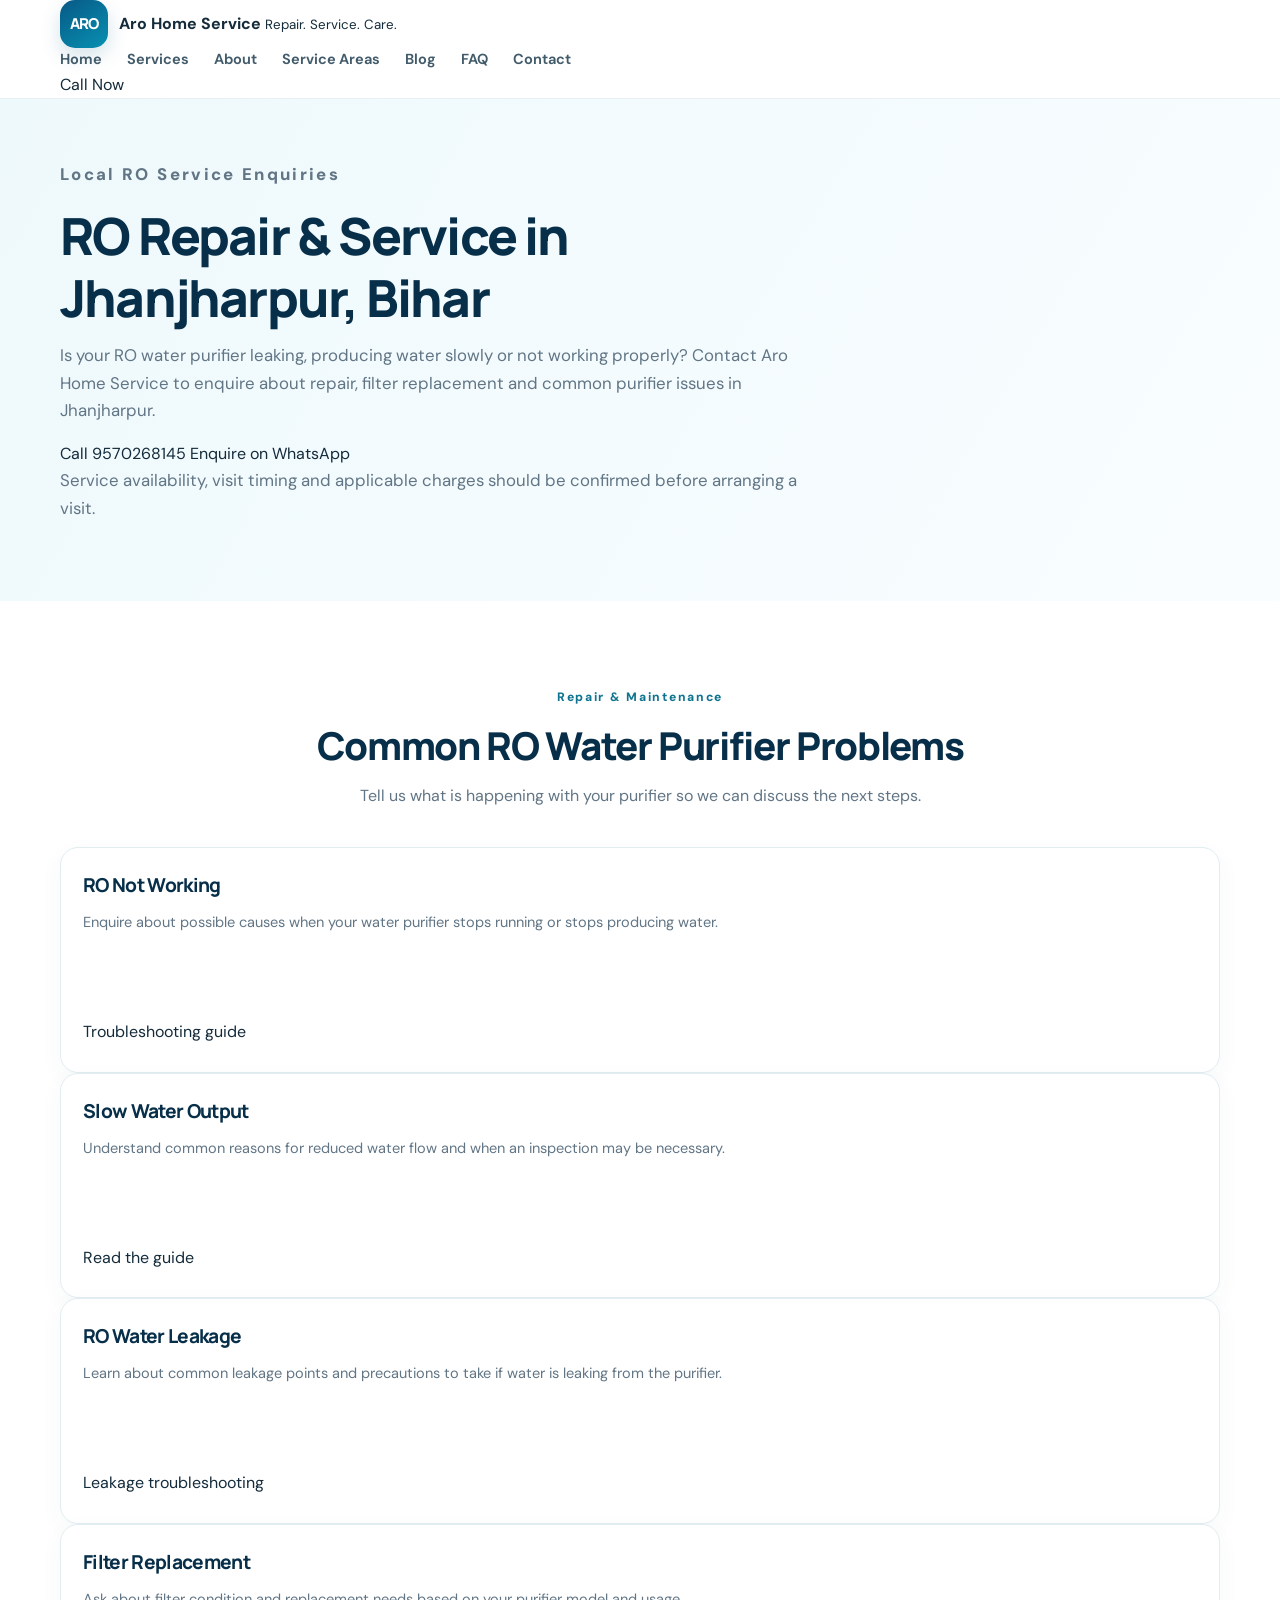
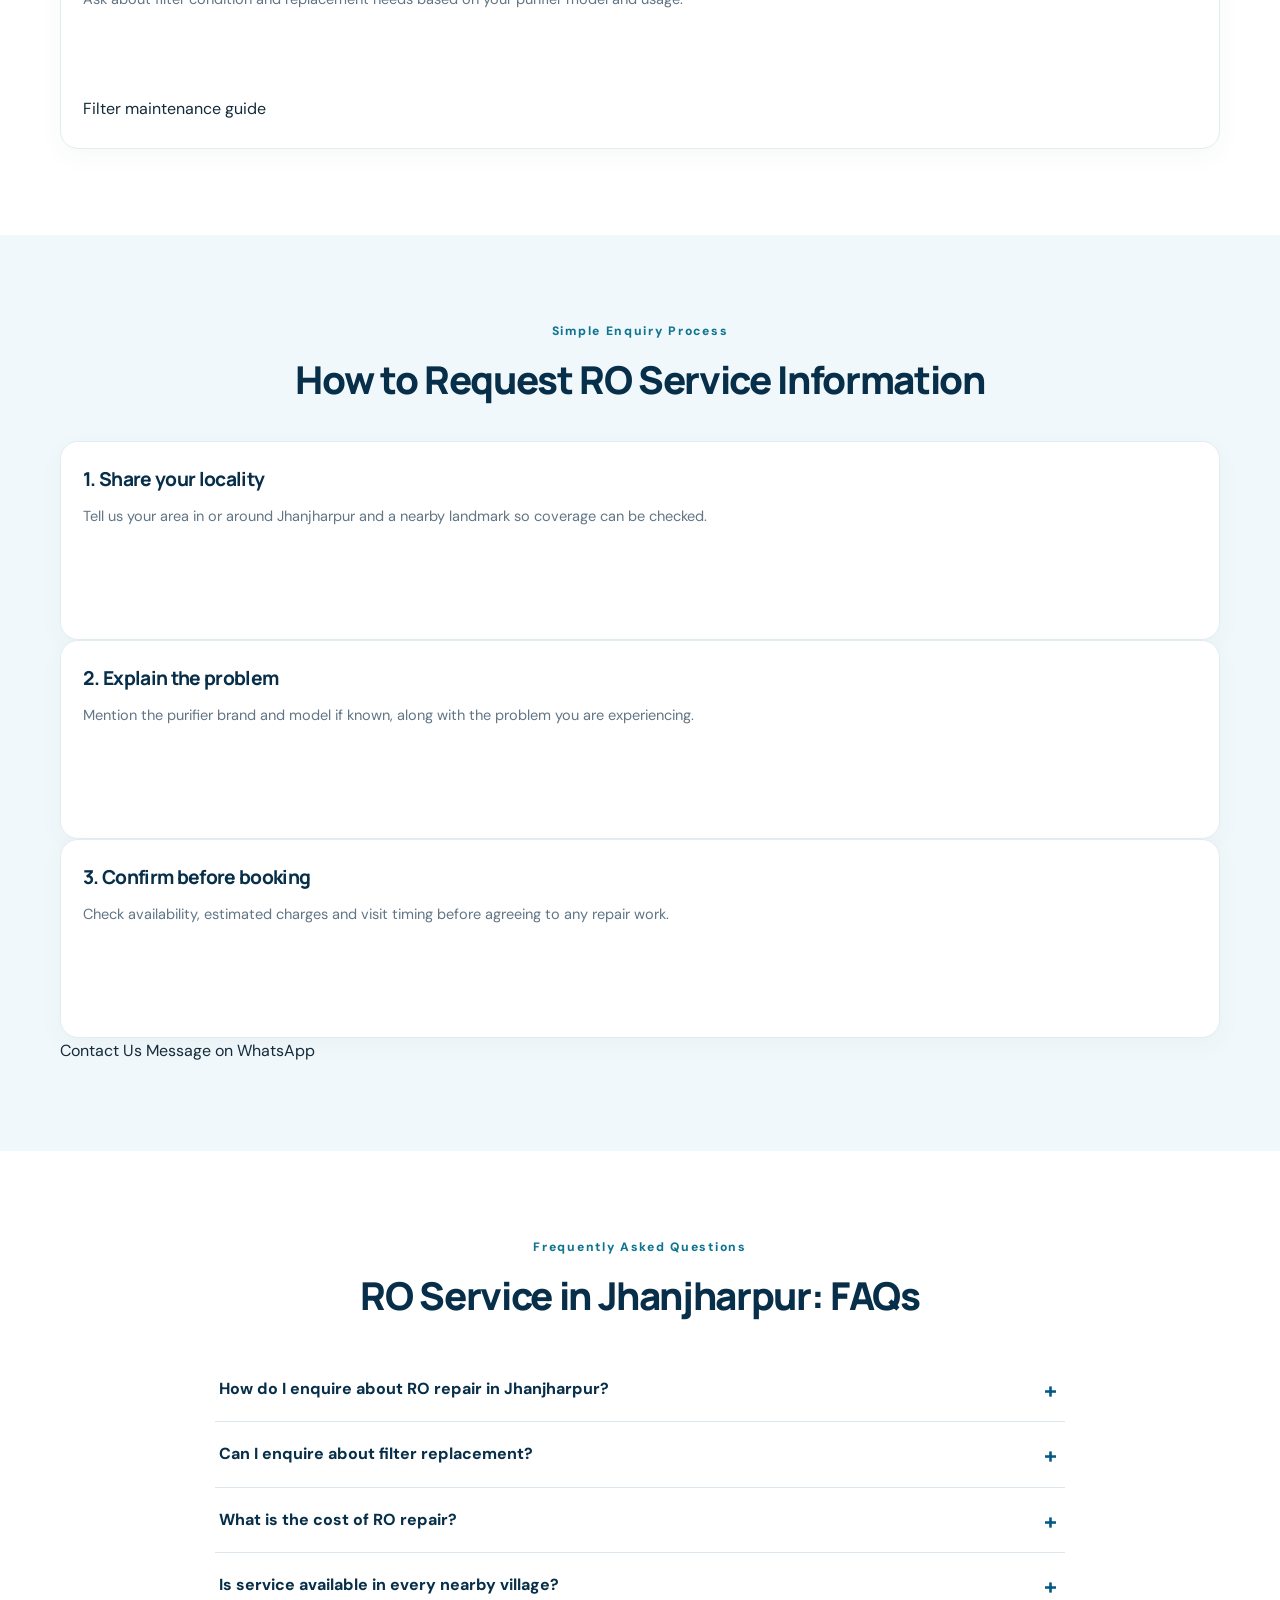
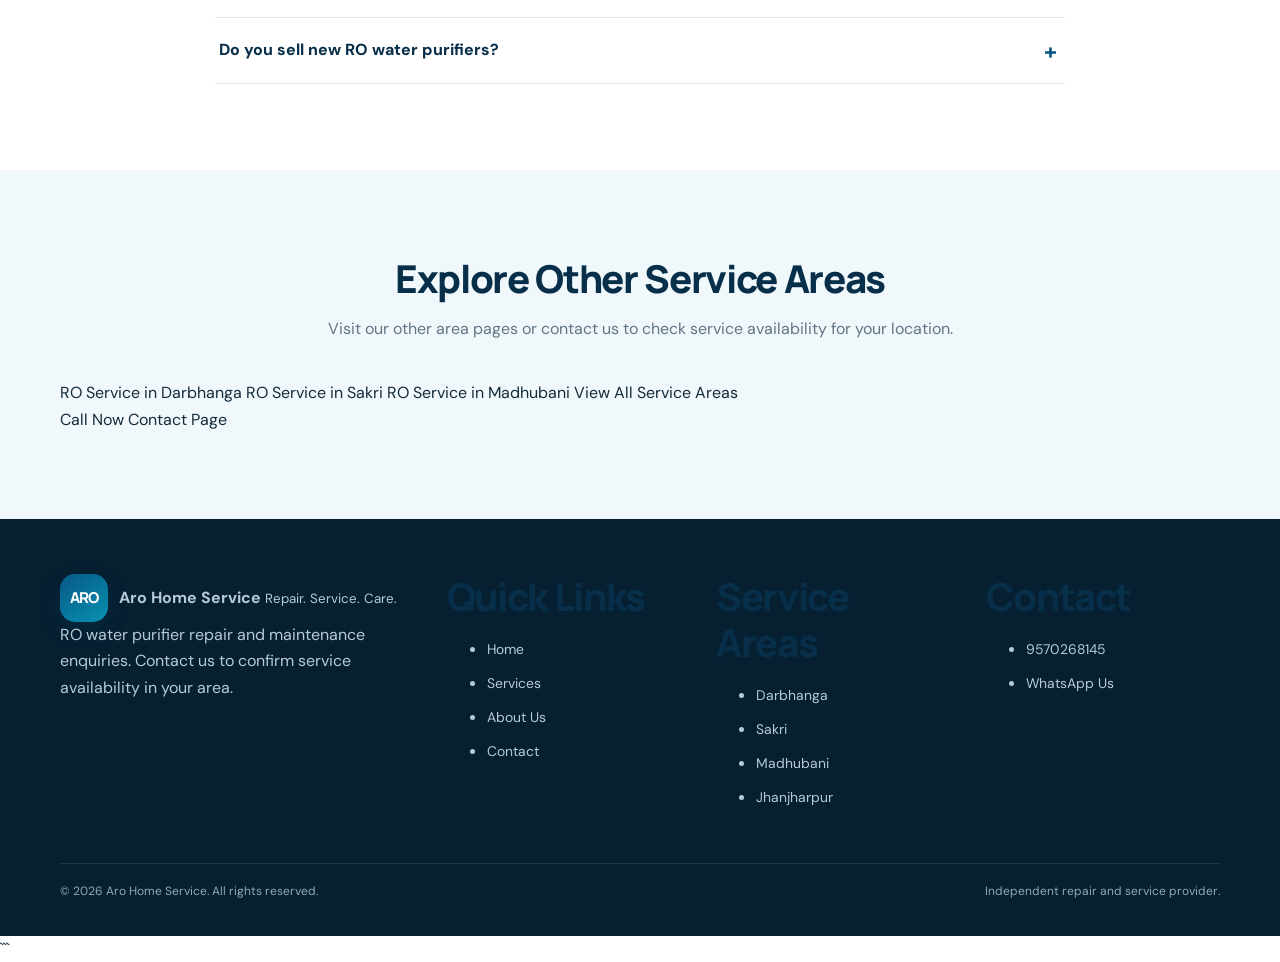
<file: publish/areas/jhanjharpur.html>
<!DOCTYPE html>
<html lang="en">
<head>
  <meta charset="UTF-8">
  <meta name="viewport" content="width=device-width, initial-scale=1.0">
  <meta name="theme-color" content="#075985">

  <title>RO Repair &amp; Service in Jhanjharpur | Aro Home Service</title>
  <meta name="description" content="Need RO water purifier repair in Jhanjharpur, Bihar? Contact Aro Home Service to enquire about RO repair, filter replacement, leakage and low water flow.">
  <meta name="robots" content="index, follow">
  <link rel="canonical" href="https://arohomeservice.com/areas/jhanjharpur.html">
  <link rel="icon" type="image/svg+xml" href="../assets/images/favicon.svg">

  <meta property="og:type" content="website">
  <meta property="og:title" content="RO Repair &amp; Service in Jhanjharpur | Aro Home Service">
  <meta property="og:description" content="Enquire about RO purifier repair and maintenance in Jhanjharpur, Bihar.">
  <meta property="og:url" content="https://arohomeservice.com/areas/jhanjharpur.html">
  <meta property="og:site_name" content="Aro Home Service">

  <script type="application/ld+json">
  {
    "@context": "https://schema.org",
    "@type": "WebPage",
    "name": "RO Repair and Service in Jhanjharpur",
    "description": "Information about enquiring for RO water purifier repair and maintenance in Jhanjharpur, Bihar.",
    "url": "https://arohomeservice.com/areas/jhanjharpur.html",
    "isPartOf": {
      "@type": "WebSite",
      "name": "Aro Home Service",
      "url": "https://arohomeservice.com/"
    },
    "about": {
      "@type": "Service",
      "name": "RO Water Purifier Repair and Maintenance",
      "areaServed": {
        "@type": "City",
        "name": "Jhanjharpur",
        "containedInPlace": {
          "@type": "State",
          "name": "Bihar"
        }
      },
      "provider": {
        "@type": "LocalBusiness",
        "name": "Aro Home Service",
        "url": "https://arohomeservice.com/",
        "telephone": "+91-9570268145"
      }
    }
  }
  </script>

  <link rel="stylesheet" href="../css/style.css">
  <script src="../js/main.js" defer></script>
</head>

<body>
  <a class="skip-link" href="#main-content">Skip to main content</a>

  <header class="site-header">
    <div class="container header-inner">
      <a class="brand" href="../index.html" aria-label="Aro Home Service home">
        <span class="brand-mark" aria-hidden="true">ARO</span>
        <span class="brand-text">
          <strong>Aro Home Service</strong>
          <small>Repair. Service. Care.</small>
        </span>
      </a>

      <button class="menu-toggle"
              type="button"
              aria-label="Open navigation menu"
              aria-expanded="false"
              aria-controls="main-navigation">
        <span></span>
        <span></span>
        <span></span>
      </button>

      <nav class="main-nav" id="main-navigation" aria-label="Main navigation">
        <a href="../index.html">Home</a>
        <a href="../services.html">Services</a>
        <a href="../about.html">About</a>
        <a href="index.html" aria-current="page">Service Areas</a>
        <a href="../blog/index.html">Blog</a>
        <a href="../faq.html">FAQ</a>
        <a href="../contact.html">Contact</a>
      </nav>

      <a class="button button-primary header-cta" href="tel:+919570268145">
        Call Now
      </a>
    </div>
  </header>

  <main id="main-content">
    <section class="page-hero">
      <div class="container content-narrow">
        <p class="eyebrow">Local RO Service Enquiries</p>

        <h1>RO Repair &amp; Service in Jhanjharpur, Bihar</h1>

        <p>
          Is your RO water purifier leaking, producing water slowly
          or not working properly? Contact Aro Home Service to enquire
          about repair, filter replacement and common purifier issues
          in Jhanjharpur.
        </p>

        <div class="button-group">
          <a class="button button-primary" href="tel:+919570268145">
            Call 9570268145
          </a>

          <a class="button button-secondary"
             href="https://wa.me/919570268145?text=Hello%2C%20I%20want%20to%20enquire%20about%20RO%20repair%20in%20Jhanjharpur."
             target="_blank"
             rel="noopener noreferrer">
            Enquire on WhatsApp
          </a>
        </div>

        <p class="small-text">
          Service availability, visit timing and applicable charges
          should be confirmed before arranging a visit.
        </p>
      </div>
    </section>

    <section class="section">
      <div class="container">
        <div class="section-heading">
          <p class="eyebrow">Repair &amp; Maintenance</p>
          <h2>Common RO Water Purifier Problems</h2>
          <p>
            Tell us what is happening with your purifier so we can
            discuss the next steps.
          </p>
        </div>

        <div class="card-grid">
          <article class="service-card">
            <h3>RO Not Working</h3>
            <p>
              Enquire about possible causes when your water purifier
              stops running or stops producing water.
            </p>
            <a href="../blog/ro-not-producing-water.html">
              Troubleshooting guide
            </a>
          </article>

          <article class="service-card">
            <h3>Slow Water Output</h3>
            <p>
              Understand common reasons for reduced water flow
              and when an inspection may be necessary.
            </p>
            <a href="../blog/ro-water-flow-slow.html">
              Read the guide
            </a>
          </article>

          <article class="service-card">
            <h3>RO Water Leakage</h3>
            <p>
              Learn about common leakage points and precautions
              to take if water is leaking from the purifier.
            </p>
            <a href="../blog/ro-water-leakage.html">
              Leakage troubleshooting
            </a>
          </article>

          <article class="service-card">
            <h3>Filter Replacement</h3>
            <p>
              Ask about filter condition and replacement needs
              based on your purifier model and usage.
            </p>
            <a href="../blog/when-to-change-ro-filter.html">
              Filter maintenance guide
            </a>
          </article>
        </div>
      </div>
    </section>

    <section class="section section-soft">
      <div class="container">
        <div class="section-heading">
          <p class="eyebrow">Simple Enquiry Process</p>
          <h2>How to Request RO Service Information</h2>
        </div>

        <div class="card-grid">
          <article class="service-card">
            <h3>1. Share your locality</h3>
            <p>
              Tell us your area in or around Jhanjharpur and a nearby
              landmark so coverage can be checked.
            </p>
          </article>

          <article class="service-card">
            <h3>2. Explain the problem</h3>
            <p>
              Mention the purifier brand and model if known, along
              with the problem you are experiencing.
            </p>
          </article>

          <article class="service-card">
            <h3>3. Confirm before booking</h3>
            <p>
              Check availability, estimated charges and visit timing
              before agreeing to any repair work.
            </p>
          </article>
        </div>

        <div class="button-group">
          <a class="button button-primary" href="../contact.html">
            Contact Us
          </a>

          <a class="button button-secondary"
             href="https://wa.me/919570268145?text=Hello%2C%20I%20am%20in%20Jhanjharpur%20and%20want%20to%20enquire%20about%20RO%20service."
             target="_blank"
             rel="noopener noreferrer">
            Message on WhatsApp
          </a>
        </div>
      </div>
    </section>

    <section class="section">
      <div class="container content-narrow">
        <div class="section-heading">
          <p class="eyebrow">Frequently Asked Questions</p>
          <h2>RO Service in Jhanjharpur: FAQs</h2>
        </div>

        <div class="faq-list">
          <details>
            <summary>How do I enquire about RO repair in Jhanjharpur?</summary>
            <p>
              Call 9570268145 or send a WhatsApp message. Share your
              locality and the issue with your purifier, then confirm
              service availability for your address.
            </p>
          </details>

          <details>
            <summary>Can I enquire about filter replacement?</summary>
            <p>
              Yes. Share your purifier model and available maintenance
              information. Filter replacement needs depend on the
              purifier, filter condition and usage.
            </p>
          </details>

          <details>
            <summary>What is the cost of RO repair?</summary>
            <p>
              The cost depends on the fault, labour and any parts
              required. Confirm inspection and repair charges before
              approving the work.
            </p>
          </details>

          <details>
            <summary>Is service available in every nearby village?</summary>
            <p>
              Coverage can vary by location. Contact us with your
              village or locality name to check whether a visit
              can be arranged.
            </p>
          </details>

          <details>
            <summary>Do you sell new RO water purifiers?</summary>
            <p>
              This website focuses on RO water purifier repair
              and maintenance enquiries, not new purifier sales.
            </p>
          </details>
        </div>
      </div>
    </section>

    <section class="section section-soft">
      <div class="container content-narrow">
        <div class="section-heading">
          <h2>Explore Other Service Areas</h2>
          <p>
            Visit our other area pages or contact us to check
            service availability for your location.
          </p>
        </div>

        <div class="footer-links">
          <a href="darbhanga.html">RO Service in Darbhanga</a>
          <a href="sakri.html">RO Service in Sakri</a>
          <a href="madhubani.html">RO Service in Madhubani</a>
          <a href="index.html">View All Service Areas</a>
        </div>

        <div class="button-group">
          <a class="button button-primary" href="tel:+919570268145">
            Call Now
          </a>
          <a class="button button-secondary" href="../contact.html">
            Contact Page
          </a>
        </div>
      </div>
    </section>
  </main>

  <footer class="site-footer">
    <div class="container footer-grid">
      <div>
        <a class="brand footer-brand" href="../index.html">
          <span class="brand-mark" aria-hidden="true">ARO</span>
          <span class="brand-text">
            <strong>Aro Home Service</strong>
            <small>Repair. Service. Care.</small>
          </span>
        </a>

        <p>
          RO water purifier repair and maintenance enquiries.
          Contact us to confirm service availability in your area.
        </p>
      </div>

      <div>
        <h2 class="footer-heading">Quick Links</h2>
        <ul class="footer-links">
          <li><a href="../index.html">Home</a></li>
          <li><a href="../services.html">Services</a></li>
          <li><a href="../about.html">About Us</a></li>
          <li><a href="../contact.html">Contact</a></li>
        </ul>
      </div>

      <div>
        <h2 class="footer-heading">Service Areas</h2>
        <ul class="footer-links">
          <li><a href="darbhanga.html">Darbhanga</a></li>
          <li><a href="sakri.html">Sakri</a></li>
          <li><a href="madhubani.html">Madhubani</a></li>
          <li><a href="jhanjharpur.html" aria-current="page">Jhanjharpur</a></li>
        </ul>
      </div>

      <div>
        <h2 class="footer-heading">Contact</h2>
        <ul class="footer-links">
          <li><a href="tel:+919570268145">9570268145</a></li>
          <li>
            <a href="https://wa.me/919570268145"
               target="_blank"
               rel="noopener noreferrer">
              WhatsApp Us
            </a>
          </li>
        </ul>
      </div>
    </div>

    <div class="container footer-bottom">
      <p>
        &copy; <span data-year></span> Aro Home Service.
        All rights reserved.
      </p>
      <p>Independent repair and service provider.</p>
    </div>
  </footer>
</body>
</html>
```
</file>
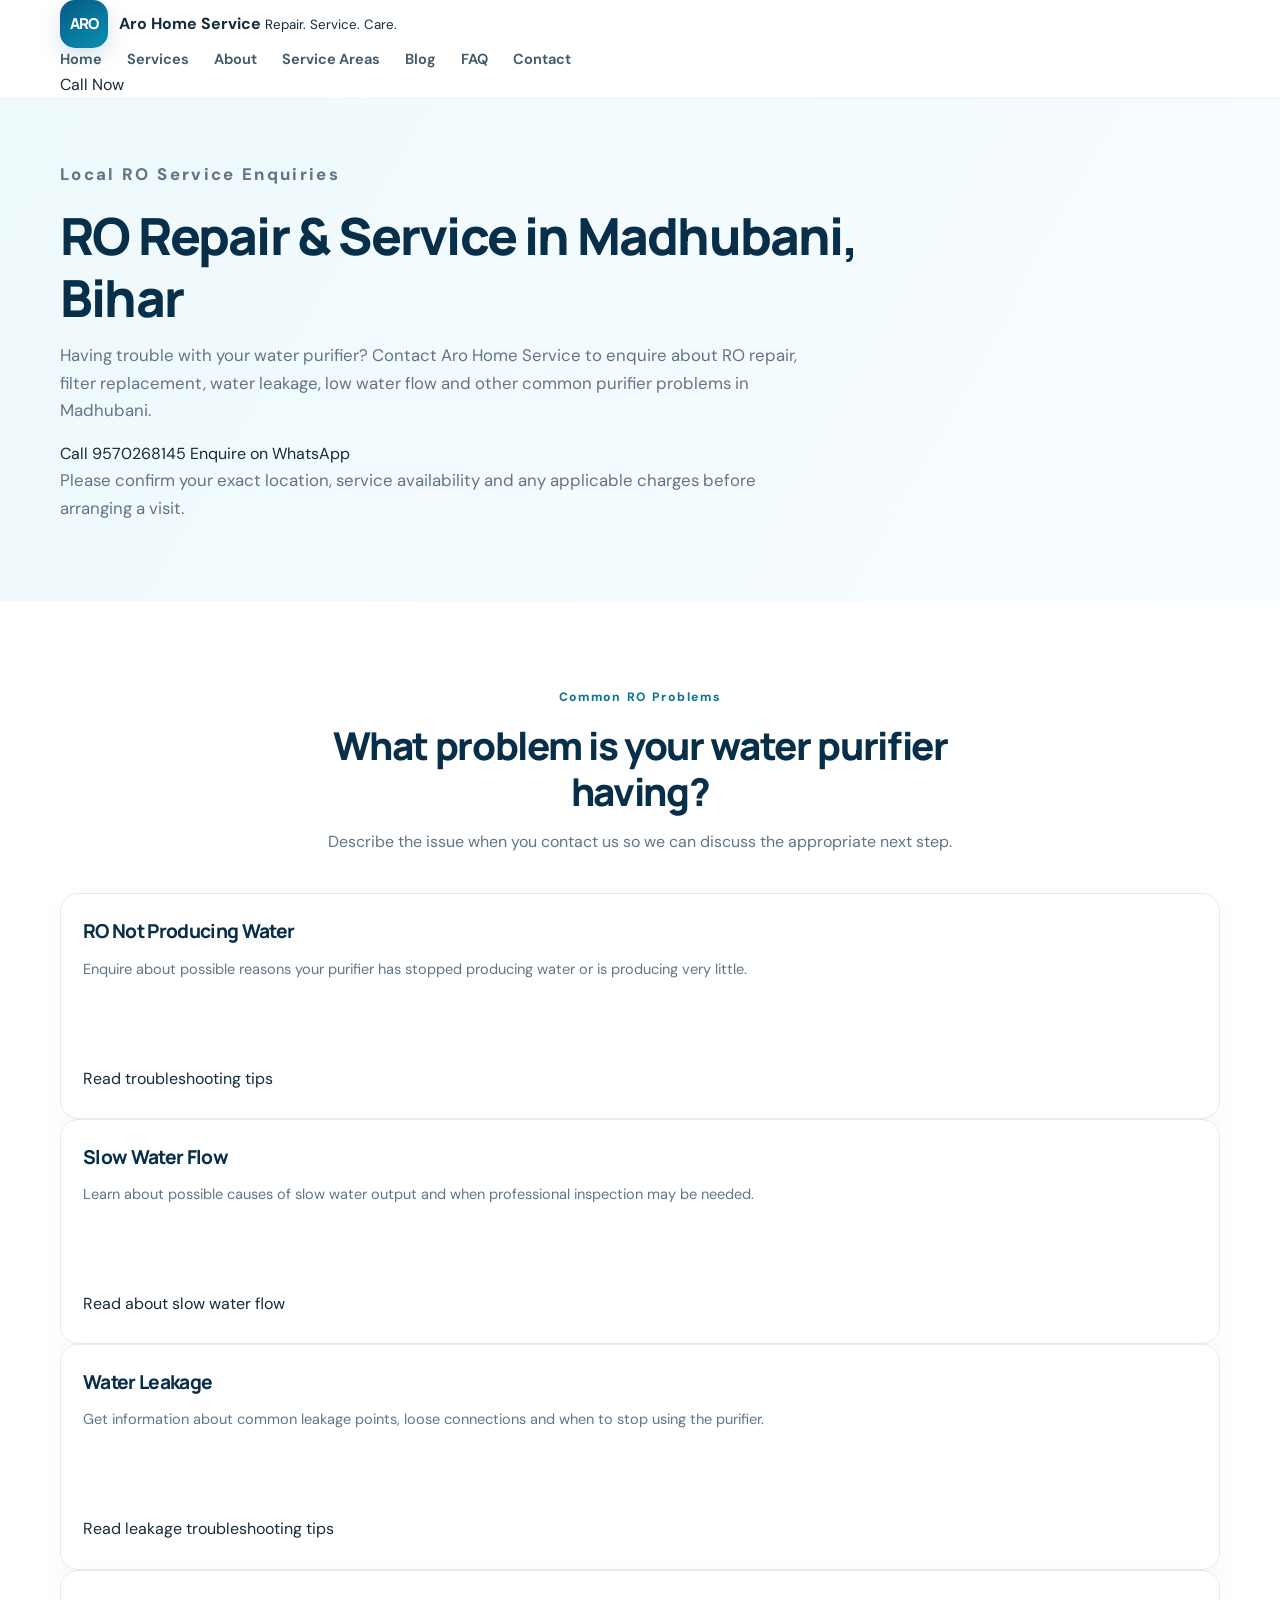
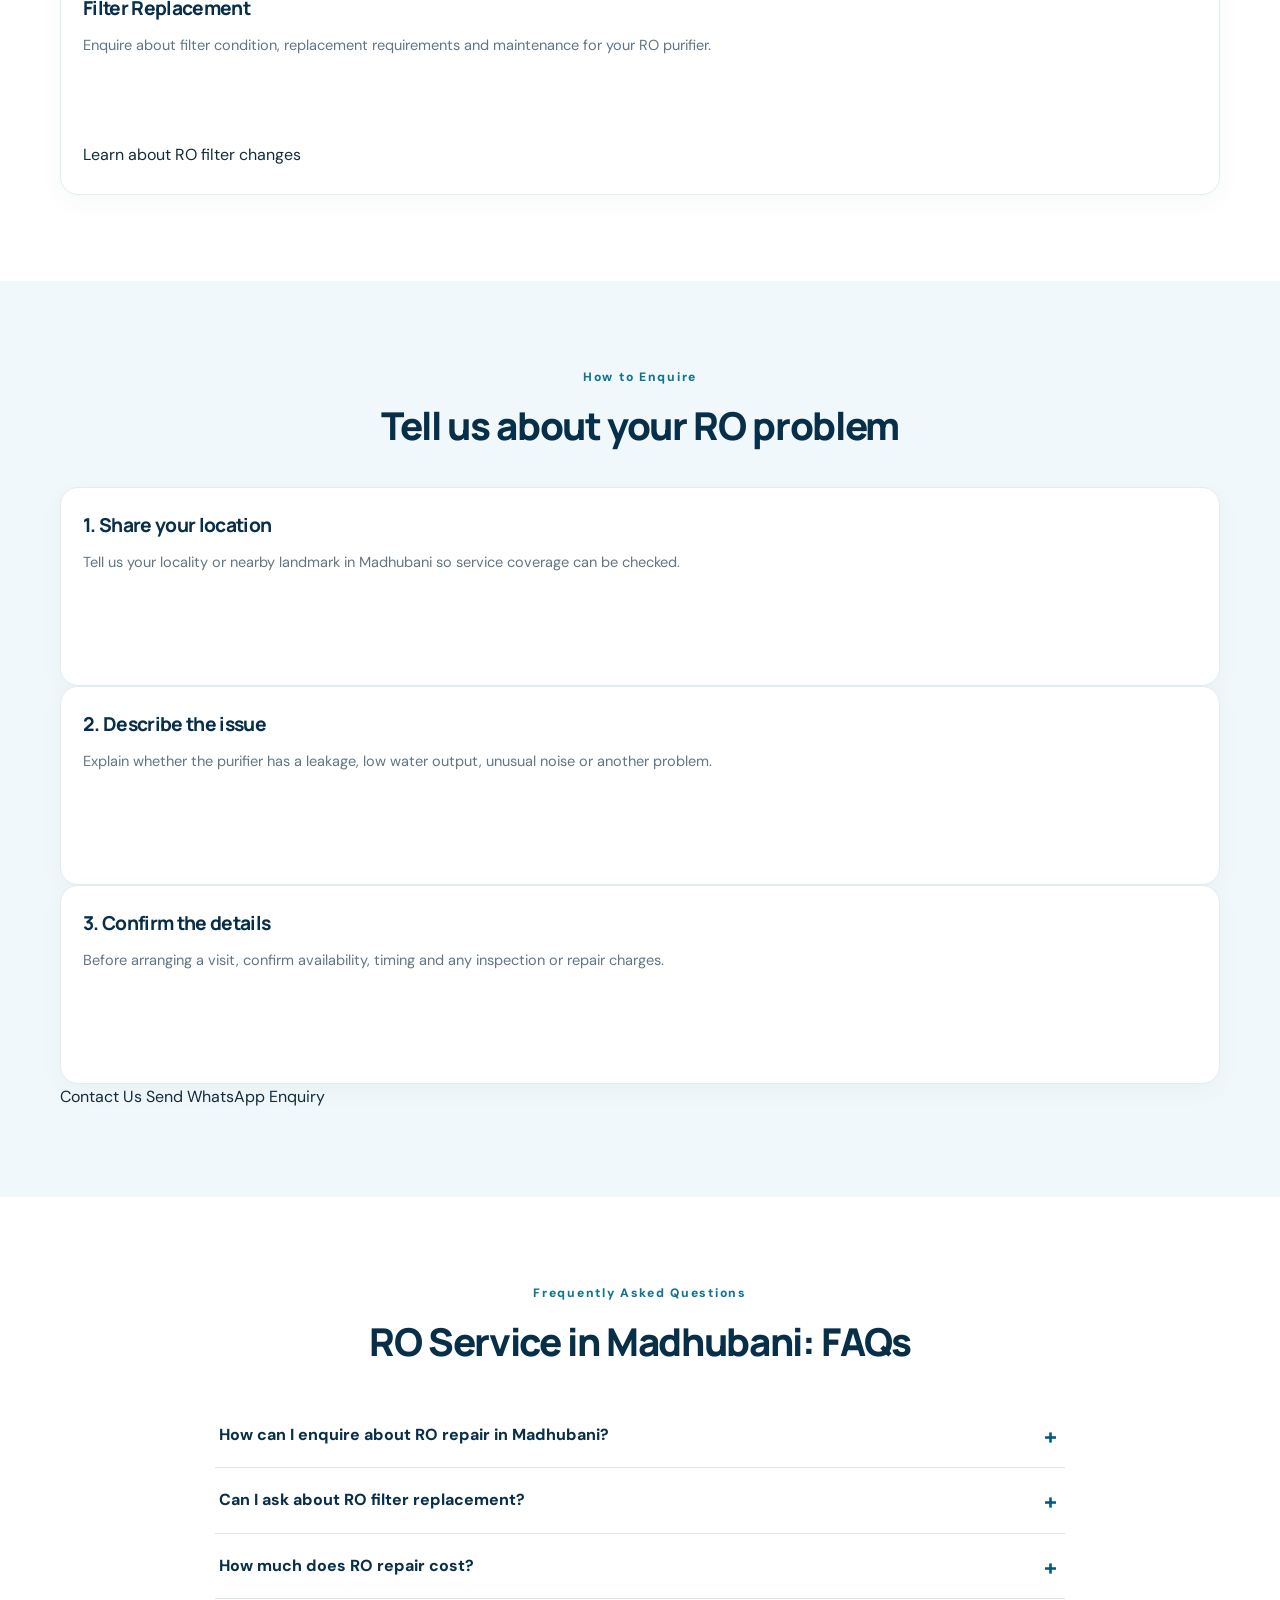
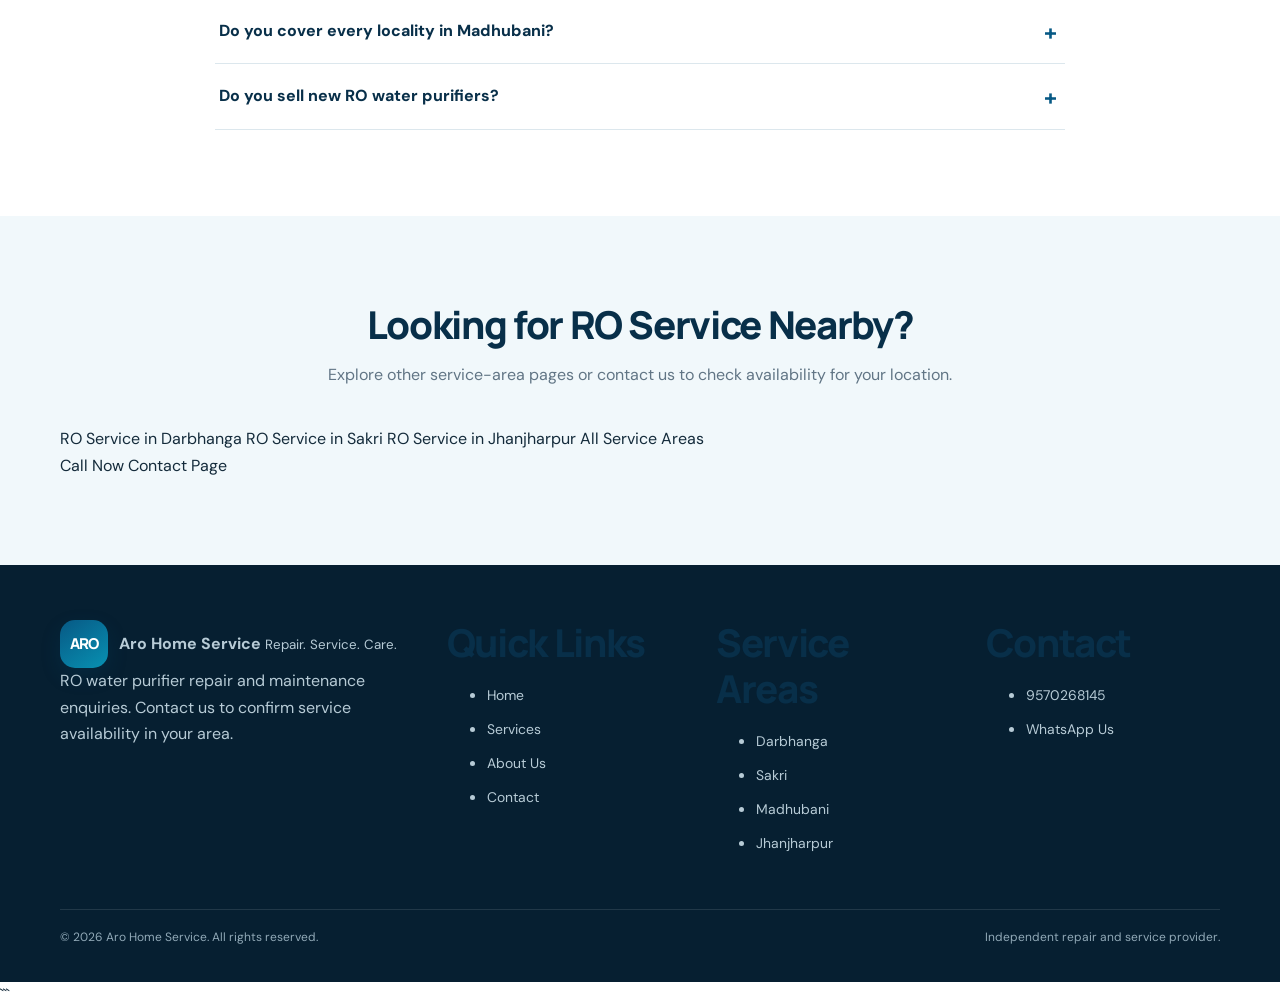
<file: publish/areas/madhubani.html>
<!DOCTYPE html>
<html lang="en">
<head>
  <meta charset="UTF-8">
  <meta name="viewport" content="width=device-width, initial-scale=1.0">
  <meta name="theme-color" content="#075985">

  <title>RO Repair & Service in Madhubani | Aro Home Service</title>
  <meta name="description" content="Looking for RO water purifier repair in Madhubani, Bihar? Contact Aro Home Service to enquire about RO repair, filter replacement, leakage and water-flow issues.">
  <meta name="robots" content="index, follow">
  <link rel="canonical" href="https://arohomeservice.com/areas/madhubani.html">
  <link rel="icon" type="image/svg+xml" href="../assets/images/favicon.svg">

  <meta property="og:type" content="website">
  <meta property="og:title" content="RO Repair & Service in Madhubani | Aro Home Service">
  <meta property="og:description" content="Enquire about RO repair, filter replacement, leakage and water-flow problems in Madhubani, Bihar.">
  <meta property="og:url" content="https://arohomeservice.com/areas/madhubani.html">
  <meta property="og:site_name" content="Aro Home Service">

  <script type="application/ld+json">
  {
    "@context": "https://schema.org",
    "@type": "WebPage",
    "name": "RO Repair and Service in Madhubani",
    "description": "Information about enquiring for RO water purifier repair and service in Madhubani, Bihar.",
    "url": "https://arohomeservice.com/areas/madhubani.html",
    "isPartOf": {
      "@type": "WebSite",
      "name": "Aro Home Service",
      "url": "https://arohomeservice.com/"
    },
    "about": {
      "@type": "Service",
      "name": "RO Water Purifier Repair and Service",
      "areaServed": {
        "@type": "City",
        "name": "Madhubani",
        "containedInPlace": {
          "@type": "State",
          "name": "Bihar"
        }
      },
      "provider": {
        "@type": "LocalBusiness",
        "name": "Aro Home Service",
        "url": "https://arohomeservice.com/",
        "telephone": "+91-9570268145"
      }
    }
  }
  </script>

  <link rel="stylesheet" href="../css/style.css">
  <script src="../js/main.js" defer></script>
</head>

<body>
  <a class="skip-link" href="#main-content">Skip to main content</a>

  <header class="site-header">
    <div class="container header-inner">
      <a class="brand" href="../index.html" aria-label="Aro Home Service home">
        <span class="brand-mark" aria-hidden="true">ARO</span>
        <span class="brand-text">
          <strong>Aro Home Service</strong>
          <small>Repair. Service. Care.</small>
        </span>
      </a>

      <button class="menu-toggle"
              type="button"
              aria-label="Open navigation menu"
              aria-expanded="false"
              aria-controls="main-navigation">
        <span></span>
        <span></span>
        <span></span>
      </button>

      <nav class="main-nav" id="main-navigation" aria-label="Main navigation">
        <a href="../index.html">Home</a>
        <a href="../services.html">Services</a>
        <a href="../about.html">About</a>
        <a href="index.html" aria-current="page">Service Areas</a>
        <a href="../blog/index.html">Blog</a>
        <a href="../faq.html">FAQ</a>
        <a href="../contact.html">Contact</a>
      </nav>

      <a class="button button-primary header-cta"
         href="tel:+919570268145">
        Call Now
      </a>
    </div>
  </header>

  <main id="main-content">
    <section class="page-hero">
      <div class="container content-narrow">
        <p class="eyebrow">Local RO Service Enquiries</p>
        <h1>RO Repair &amp; Service in Madhubani, Bihar</h1>
        <p>
          Having trouble with your water purifier? Contact Aro Home Service
          to enquire about RO repair, filter replacement, water leakage,
          low water flow and other common purifier problems in Madhubani.
        </p>

        <div class="button-group">
          <a class="button button-primary"
             href="tel:+919570268145">
            Call 9570268145
          </a>

          <a class="button button-secondary"
             href="https://wa.me/919570268145?text=Hello%2C%20I%20want%20to%20enquire%20about%20RO%20repair%20in%20Madhubani."
             target="_blank"
             rel="noopener noreferrer">
            Enquire on WhatsApp
          </a>
        </div>

        <p class="small-text">
          Please confirm your exact location, service availability and
          any applicable charges before arranging a visit.
        </p>
      </div>
    </section>

    <section class="section">
      <div class="container">
        <div class="section-heading">
          <p class="eyebrow">Common RO Problems</p>
          <h2>What problem is your water purifier having?</h2>
          <p>
            Describe the issue when you contact us so we can discuss
            the appropriate next step.
          </p>
        </div>

        <div class="card-grid">
          <article class="service-card">
            <h3>RO Not Producing Water</h3>
            <p>
              Enquire about possible reasons your purifier has stopped
              producing water or is producing very little.
            </p>
            <a href="../blog/ro-not-producing-water.html">
              Read troubleshooting tips
            </a>
          </article>

          <article class="service-card">
            <h3>Slow Water Flow</h3>
            <p>
              Learn about possible causes of slow water output and
              when professional inspection may be needed.
            </p>
            <a href="../blog/ro-water-flow-slow.html">
              Read about slow water flow
            </a>
          </article>

          <article class="service-card">
            <h3>Water Leakage</h3>
            <p>
              Get information about common leakage points, loose
              connections and when to stop using the purifier.
            </p>
            <a href="../blog/ro-water-leakage.html">
              Read leakage troubleshooting tips
            </a>
          </article>

          <article class="service-card">
            <h3>Filter Replacement</h3>
            <p>
              Enquire about filter condition, replacement requirements
              and maintenance for your RO purifier.
            </p>
            <a href="../blog/when-to-change-ro-filter.html">
              Learn about RO filter changes
            </a>
          </article>
        </div>
      </div>
    </section>

    <section class="section section-soft">
      <div class="container">
        <div class="section-heading">
          <p class="eyebrow">How to Enquire</p>
          <h2>Tell us about your RO problem</h2>
        </div>

        <div class="card-grid">
          <article class="service-card">
            <h3>1. Share your location</h3>
            <p>
              Tell us your locality or nearby landmark in Madhubani
              so service coverage can be checked.
            </p>
          </article>

          <article class="service-card">
            <h3>2. Describe the issue</h3>
            <p>
              Explain whether the purifier has a leakage, low water
              output, unusual noise or another problem.
            </p>
          </article>

          <article class="service-card">
            <h3>3. Confirm the details</h3>
            <p>
              Before arranging a visit, confirm availability, timing
              and any inspection or repair charges.
            </p>
          </article>
        </div>

        <div class="button-group">
          <a class="button button-primary"
             href="../contact.html">
            Contact Us
          </a>

          <a class="button button-secondary"
             href="https://wa.me/919570268145?text=Hello%2C%20I%20am%20in%20Madhubani%20and%20need%20help%20with%20my%20RO%20water%20purifier."
             target="_blank"
             rel="noopener noreferrer">
            Send WhatsApp Enquiry
          </a>
        </div>
      </div>
    </section>

    <section class="section">
      <div class="container content-narrow">
        <div class="section-heading">
          <p class="eyebrow">Frequently Asked Questions</p>
          <h2>RO Service in Madhubani: FAQs</h2>
        </div>

        <div class="faq-list">
          <details>
            <summary>How can I enquire about RO repair in Madhubani?</summary>
            <p>
              Call 9570268145 or send a WhatsApp message. Share your
              locality and the problem with your purifier, then confirm
              whether service is available at your address.
            </p>
          </details>

          <details>
            <summary>Can I ask about RO filter replacement?</summary>
            <p>
              Yes. Explain your purifier model and any known filter
              maintenance history. The appropriate replacement depends
              on the purifier and the condition of its filters.
            </p>
          </details>

          <details>
            <summary>How much does RO repair cost?</summary>
            <p>
              The cost depends on the problem, parts required and
              service terms. Ask for applicable inspection, labour
              and replacement-part charges before approving the work.
            </p>
          </details>

          <details>
            <summary>Do you cover every locality in Madhubani?</summary>
            <p>
              Coverage should be confirmed for your exact locality.
              Contact us with your address area or nearby landmark
              before planning a service visit.
            </p>
          </details>

          <details>
            <summary>Do you sell new RO water purifiers?</summary>
            <p>
              This website focuses on RO repair and maintenance
              enquiries, rather than selling new RO water purifiers.
            </p>
          </details>
        </div>
      </div>
    </section>

    <section class="section section-soft">
      <div class="container content-narrow">
        <div class="section-heading">
          <h2>Looking for RO Service Nearby?</h2>
          <p>
            Explore other service-area pages or contact us to check
            availability for your location.
          </p>
        </div>

        <div class="footer-links">
          <a href="darbhanga.html">RO Service in Darbhanga</a>
          <a href="sakri.html">RO Service in Sakri</a>
          <a href="jhanjharpur.html">RO Service in Jhanjharpur</a>
          <a href="index.html">All Service Areas</a>
        </div>

        <div class="button-group">
          <a class="button button-primary"
             href="tel:+919570268145">
            Call Now
          </a>
          <a class="button button-secondary"
             href="../contact.html">
            Contact Page
          </a>
        </div>
      </div>
    </section>
  </main>

  <footer class="site-footer">
    <div class="container footer-grid">
      <div>
        <a class="brand footer-brand" href="../index.html">
          <span class="brand-mark" aria-hidden="true">ARO</span>
          <span class="brand-text">
            <strong>Aro Home Service</strong>
            <small>Repair. Service. Care.</small>
          </span>
        </a>
        <p>
          RO water purifier repair and maintenance enquiries.
          Contact us to confirm service availability in your area.
        </p>
      </div>

      <div>
        <h2 class="footer-heading">Quick Links</h2>
        <ul class="footer-links">
          <li><a href="../index.html">Home</a></li>
          <li><a href="../services.html">Services</a></li>
          <li><a href="../about.html">About Us</a></li>
          <li><a href="../contact.html">Contact</a></li>
        </ul>
      </div>

      <div>
        <h2 class="footer-heading">Service Areas</h2>
        <ul class="footer-links">
          <li><a href="darbhanga.html">Darbhanga</a></li>
          <li><a href="sakri.html">Sakri</a></li>
          <li><a href="madhubani.html" aria-current="page">Madhubani</a></li>
          <li><a href="jhanjharpur.html">Jhanjharpur</a></li>
        </ul>
      </div>

      <div>
        <h2 class="footer-heading">Contact</h2>
        <ul class="footer-links">
          <li><a href="tel:+919570268145">9570268145</a></li>
          <li>
            <a href="https://wa.me/919570268145"
               target="_blank"
               rel="noopener noreferrer">
              WhatsApp Us
            </a>
          </li>
        </ul>
      </div>
    </div>

    <div class="container footer-bottom">
      <p>
        &copy; <span data-year></span> Aro Home Service.
        All rights reserved.
      </p>
      <p>Independent repair and service provider.</p>
    </div>
  </footer>
</body>
</html>
```
</file>
<file: publish/css/style.css>
@import url('https://fonts.googleapis.com/css2?family=DM+Sans:wght@400;500;600;700&family=Manrope:wght@400;500;600;700;800&display=swap');

:root {
  --navy: #082f49;
  --blue: #075985;
  --blue2: #0e7490;
  --cyan: #22d3ee;
  --ink: #142b3b;
  --muted: #617585;
  --line: #dce7ed;
  --soft: #f1f8fb;
  --white: #fff;
  --shadow: 0 18px 50px rgba(8,47,73,.11);
  --radius: 20px;
}

* {
  box-sizing: border-box;
}

html {
  scroll-behavior: smooth;
  scroll-padding-top: 90px;
}

body {
  margin: 0;
  color: var(--ink);
  font-family: 'DM Sans', Arial, sans-serif;
  line-height: 1.65;
  background: #fff;
}

h1, h2, h3, h4 {
  font-family: Manrope, 'DM Sans', sans-serif;
  line-height: 1.2;
  letter-spacing: -.035em;
  color: var(--navy);
  margin: 0 0 14px;
}

h1 {
  font-size: clamp(2.5rem, 5vw, 4.55rem);
  font-weight: 800;
}

h2 {
  font-size: clamp(2rem, 3vw, 2.75rem);
  font-weight: 800;
}

h3 {
  font-size: 1.2rem;
  font-weight: 750;
}

p {
  margin: 0 0 16px;
}

a {
  color: inherit;
  text-decoration: none;
}

a:focus-visible,
button:focus-visible,
summary:focus-visible {
  outline: 3px solid #22d3ee;
  outline-offset: 3px;
}

.container {
  width: min(1160px, calc(100% - 40px));
  margin-inline: auto;
}

.skip-link {
  position: absolute;
  left: -999px;
  top: 8px;
  background: #fff;
  padding: 10px;
  z-index: 99;
}

.skip-link:focus {
  left: 8px;
}

.sr-only {
  position: absolute;
  width: 1px;
  height: 1px;
  padding: 0;
  margin: -1px;
  overflow: hidden;
  clip: rect(0, 0, 0, 0);
  white-space: nowrap;
  border: 0;
}

/* TOP BAR */

.topbar {
  background: var(--navy);
  color: #d8eef7;
  font-size: .83rem;
}

.topbar-inner {
  display: flex;
  justify-content: space-between;
  gap: 20px;
  padding: 8px 0;
}

.topbar a {
  font-weight: 700;
  color: #fff;
}

/* HEADER AND NAVIGATION */

.site-header {
  position: sticky;
  top: 0;
  z-index: 20;
  background: rgba(255,255,255,.96);
  backdrop-filter: blur(12px);
  border-bottom: 1px solid #e9f0f4;
}

.nav-wrap {
  display: flex;
  align-items: center;
  justify-content: space-between;
  min-height: 82px;
  gap: 20px;
}

.brand {
  display: flex;
  align-items: center;
  gap: 11px;
  min-width: max-content;
}

.brand-mark {
  display: grid;
  place-items: center;
  width: 48px;
  height: 48px;
  border-radius: 15px;
  background: linear-gradient(145deg, var(--blue), #0891b2);
  color: #fff;
  font-family: Manrope, sans-serif;
  font-size: 15px;
  font-weight: 800;
  letter-spacing: -.06em;
  box-shadow: 0 8px 20px #0759852b;
}

.brand-copy {
  display: grid;
  line-height: 1.3;
}

.brand-copy strong {
  font-family: Manrope, sans-serif;
  font-size: 1.02rem;
  color: var(--navy);
}

.brand-copy small {
  font-size: .72rem;
  color: var(--muted);
  margin-top: 4px;
}

.main-nav {
  display: flex;
  align-items: center;
  gap: 25px;
  font-size: .91rem;
  font-weight: 650;
  
}

.main-nav > a {
  color: #425b6b;
  transition: color .2s;
}

.main-nav > a:hover,
.main-nav > a.active {
  color: var(--blue);
}

.main-nav .nav-cta {
  background: var(--blue);
  color: #fff;
  padding: 11px 17px;
  border-radius: 11px;
}

.menu-toggle {
  display: none;
  border: 1px solid var(--line);
  background: white;
  border-radius: 10px;
  padding: 8px 12px;
  font-size: 1.2rem;
  color: var(--navy);
}

/* HERO SECTION */

.hero {
  overflow: hidden;
  position: relative;
  background:
    radial-gradient(ellipse at 85% 25%, #c9f5fb 0, transparent 35%),
    linear-gradient(120deg, #f5fbfd 0%, #fff 58%, #e8f8fb 100%);
  padding: 78px 0 74px;
}

.hero-grid {
  display: grid;
  grid-template-columns: 1.04fr .96fr;
  align-items: center;
  gap: 50px;
}

.eyebrow {
  font-size: .76rem;
  letter-spacing: .14em;
  font-weight: 800;
  color: var(--blue2);
  margin-bottom: 16px;
}

.eyebrow-dot {
  display: inline-block;
  width: 8px;
  height: 8px;
  border-radius: 50%;
  background: #06b6d4;
  margin-right: 8px;
}

.hero h1 {
  max-width: 680px;
}

.hero-lead {
  max-width: 610px;
  font-size: 1.1rem;
  color: #526b7b;
  margin: 20px 0 26px;
}

.hero-actions {
  display: flex;
  flex-wrap: wrap;
  gap: 12px;
}

.btn {
  display: inline-flex;
  align-items: center;
  justify-content: center;
  gap: 9px;
  border-radius: 12px;
  padding: 13px 20px;
  font-weight: 750;
  font-size: .95rem;
  transition: transform .2s, box-shadow .2s;
}

.btn:hover {
  transform: translateY(-2px);
}

.btn-primary {
  background: var(--blue);
  color: #fff;
  box-shadow: 0 10px 22px #0759852b;
}

.btn-light {
  background: #fff;
  color: var(--navy);
  border: 1px solid #d5e6ed;
}

.btn-white {
  background: #fff;
  color: var(--blue);
  box-shadow: 0 10px 25px #002b4422;
}

.trust-points {
  display: flex;
  flex-wrap: wrap;
  gap: 13px 18px;
  margin-top: 26px;
  color: #3e6170;
  font-size: .83rem;
  font-weight: 600;
}

.fine-print {
  font-size: .73rem;
  color: #788b98;
  margin-top: 10px;
}

/* CSS WATER PURIFIER ILLUSTRATION */

.hero-visual {
  position: relative;
  min-height: 430px;
  display: grid;
  place-items: center;
}

.hero-circle {
  position: absolute;
  width: 350px;
  height: 350px;
  background: linear-gradient(135deg, #d5f7fb, #9de7f2);
  border-radius: 50%;
  right: 5%;
  top: 8%;
  opacity: .8;
}

.hero-orbit {
  position: absolute;
  border: 1px solid #8ddde8;
  border-radius: 50%;
  z-index: 1;
}

.orbit-one {
  width: 420px;
  height: 300px;
  transform: rotate(-25deg);
}

.orbit-two {
  width: 390px;
  height: 390px;
  border-style: dashed;
  opacity: .6;
}

.purifier-card {
  position: relative;
  z-index: 2;
  filter: drop-shadow(0 22px 20px #0c49632a);
  transform: rotate(-3deg);
}

.purifier-top {
  width: 135px;
  height: 27px;
  margin: auto;
  background: #e6f1f4;
  border: 2px solid #c4d8e0;
  border-radius: 9px 9px 3px 3px;
  display: flex;
  justify-content: center;
  gap: 7px;
  padding: 6px;
}

.purifier-top span {
  width: 7px;
  height: 7px;
  border-radius: 50%;
  background: #36b9d0;
}

.purifier-body {
  width: 174px;
  height: 250px;
  background: linear-gradient(
    100deg,
    #d5e4e9,
    #fff 22%,
    #e9f2f5 80%,
    #b8d2dd
  );
  border: 2px solid #b8d0db;
  border-radius: 24px 24px 17px 17px;
  position: relative;
  box-shadow: inset -8px 0 15px #b4cbd444;
}

.purifier-logo {
  position: absolute;
  top: 47px;
  left: 0;
  right: 0;
  text-align: center;
  color: #08769a;
  font-weight: 800;
  font-size: 1.2rem;
  line-height: 1.05;
  letter-spacing: .08em;
}

.purifier-logo small {
  font-size: .56rem;
  letter-spacing: .23em;
}

.purifier-display {
  position: absolute;
  top: 113px;
  left: 58px;
  width: 58px;
  height: 31px;
  border-radius: 6px;
  background: #083b55;
  box-shadow: inset 0 0 0 4px #9ed7e3;
}

.purifier-tap {
  position: absolute;
  bottom: -13px;
  left: 76px;
  width: 22px;
  height: 23px;
  background: #879da7;
  border-radius: 0 0 6px 6px;
}

.purifier-base {
  height: 12px;
  width: 190px;
  background: #a7c0cb;
  border-radius: 5px;
  margin: 0 auto;
}

.water-drop {
  position: absolute;
  z-index: 3;
  top: 30px;
  right: 16%;
  font-size: 4rem;
  color: #20b8d1;
  transform: rotate(20deg);
}

.float-tag {
  position: absolute;
  z-index: 4;
  display: flex;
  align-items: center;
  gap: 10px;
  padding: 12px 15px;
  background: #fff;
  border: 1px solid #e4f0f4;
  border-radius: 14px;
  box-shadow: var(--shadow);
}

.float-tag strong,
.float-tag small {
  display: block;
}

.float-tag strong {
  font-size: .82rem;
  color: var(--navy);
}

.float-tag small {
  font-size: .69rem;
  color: var(--muted);
}

.tag-icon {
  display: grid;
  place-items: center;
  width: 35px;
  height: 35px;
  border-radius: 10px;
  background: #dff8fb;
  color: #087d98;
  font-size: 1.2rem;
}

.tag-left {
  left: 0;
  top: 25%;
}

.tag-right {
  right: -3%;
  bottom: 22%;
}

/* SERVICES STRIP */

.service-strip {
  background: var(--navy);
  color: #fff;
}

.strip-grid {
  display: grid;
  grid-template-columns: repeat(4, 1fr);
}

.strip-grid > div {
  padding: 24px 22px;
  border-right: 1px solid #ffffff20;
}

.strip-grid > div:first-child {
  padding-left: 0;
}

.strip-grid > div:last-child {
  border: 0;
}

.strip-grid strong,
.strip-grid span {
  display: block;
}

.strip-grid strong {
  font-family: Manrope, sans-serif;
  font-size: 1.02rem;
}

.strip-grid span {
  color: #bad3df;
  font-size: .8rem;
  margin-top: 3px;
}

/* GENERAL SECTIONS */

.section {
  padding: 86px 0;
}

.section-soft {
  background: var(--soft);
}

.section-heading {
  max-width: 700px;
  text-align: center;
  margin: 0 auto 38px;
}

.section-heading > p:last-child {
  color: var(--muted);
  font-size: 1rem;
}

/* SERVICE CARDS */

.cards-grid {
  display: grid;
  grid-template-columns: repeat(4, 1fr);
  gap: 18px;
}

.service-card {
  padding: 26px 22px;
  border: 1px solid #e2edf2;
  border-radius: 18px;
  background: #fff;
  box-shadow: 0 7px 24px #0b42520a;
  transition: transform .2s, box-shadow .2s;
}

.service-card:hover {
  transform: translateY(-5px);
  box-shadow: var(--shadow);
}

.service-icon {
  display: grid;
  place-items: center;
  width: 50px;
  height: 50px;
  border-radius: 15px;
  background: #e2f7fa;
  color: #087a97;
  font-size: 1.65rem;
  margin-bottom: 20px;
}

.service-card p {
  font-size: .91rem;
  color: var(--muted);
  min-height: 92px;
}

.text-link {
  font-weight: 750;
  color: var(--blue);
  font-size: .9rem;
}

/* BOOKING STEPS AND AREAS */

.two-col {
  display: grid;
  grid-template-columns: 1fr .85fr;
  gap: 75px;
  align-items: center;
}

.muted {
  color: var(--muted);
}

.steps {
  list-style: none;
  padding: 0;
  margin: 30px 0 0;
}

.steps li {
  display: flex;
  gap: 17px;
  margin: 0 0 22px;
}

.steps li > span {
  font-family: Manrope, sans-serif;
  font-weight: 800;
  color: #0796b5;
  background: #dcf7fb;
  border-radius: 12px;
  width: 47px;
  height: 47px;
  display: grid;
  place-items: center;
  flex-shrink: 0;
}

.steps strong {
  color: var(--navy);
}

.steps p {
  font-size: .9rem;
  color: var(--muted);
  margin: 4px 0 0;
}

.info-panel {
  padding: 28px;
  background: #fff;
  border: 1px solid #e0edf2;
  border-radius: 22px;
  box-shadow: var(--shadow);
}

.info-panel-top {
  display: flex;
  gap: 14px;
  align-items: flex-start;
}

.panel-icon {
  display: grid;
  place-items: center;
  width: 48px;
  height: 48px;
  background: #e3f8fb;
  color: #067a97;
  border-radius: 14px;
  font-size: 1.6rem;
}

.info-panel-top h3 {
  margin: 0 0 5px;
}

.info-panel-top p {
  font-size: .85rem;
  color: var(--muted);
}

.area-list {
  list-style: none;
  margin: 10px 0 22px;
  padding: 0;
}

.area-list li {
  border-bottom: 1px solid #e7eff3;
}

.area-list a {
  display: flex;
  justify-content: space-between;
  padding: 12px 2px;
  font-weight: 650;
}

.area-list a span {
  color: var(--blue);
}

.btn-full {
  width: 100%;
}

/* COMMON PROBLEMS */

.problem-grid {
  display: grid;
  grid-template-columns: repeat(3, 1fr);
  gap: 15px;
}

.problem-item {
  display: flex;
  gap: 14px;
  align-items: flex-start;
  border: 1px solid var(--line);
  padding: 22px;
  border-radius: 16px;
  transition: border .2s, transform .2s;
}

.problem-item:hover {
  border-color: #7acddd;
  transform: translateY(-3px);
}

.problem-item > span {
  font-weight: 800;
  color: #0e91ae;
  font-size: .8rem;
}

.problem-item h3 {
  font-size: 1.04rem;
  margin-bottom: 8px;
}

.problem-item p {
  color: var(--muted);
  font-size: .85rem;
  margin: 0;
}

.problem-item > b {
  margin-left: auto;
  color: var(--blue);
}

/* CTA SECTION */

.cta-band {
  background: linear-gradient(110deg, #075985, #0e7490);
  color: white;
  padding: 52px 0;
}

.cta-content {
  display: flex;
  align-items: center;
  justify-content: space-between;
  gap: 30px;
}

.cta-content h2 {
  color: #fff;
  margin-bottom: 8px;
}

.cta-content p {
  color: #d7f0f7;
  margin-bottom: 0;
}

.cta-content .eyebrow {
  color: #a9edf7;
}

/* FAQ */

.faq-list {
  max-width: 850px;
  margin: 0 auto;
}

.faq-list details {
  border-bottom: 1px solid var(--line);
  padding: 19px 4px;
}

.faq-list summary {
  font-weight: 750;
  color: var(--navy);
  cursor: pointer;
  list-style: none;
  position: relative;
  padding-right: 35px;
}

.faq-list summary::-webkit-details-marker {
  display: none;
}

.faq-list summary:after {
  content: '+';
  position: absolute;
  right: 4px;
  top: -3px;
  font-size: 1.4rem;
  color: var(--blue);
}

.faq-list details[open] summary:after {
  content: '−';
}

.faq-list details p {
  color: var(--muted);
  margin: 14px 35px 0 0;
}

.center-link {
  text-align: center;
  margin-top: 25px;
}

/* FOOTER */

.site-footer {
  background: #061f31;
  color: #b7cbd6;
  padding: 55px 0 18px;
}

.footer-grid {
  display: grid;
  grid-template-columns: 1.5fr 1fr 1fr 1fr;
  gap: 35px;
}

.brand-footer .brand-copy strong {
  color: #fff;
}

.brand-footer .brand-copy small {
  color: #9bb5c4;
}

.footer-about p {
  max-width: 300px;
  font-size: .88rem;
  margin-top: 18px;
}

.footer-grid h3 {
  font-size: 1rem;
  color: #fff;
  letter-spacing: 0;
  margin-bottom: 17px;
}

.footer-grid > div:not(:first-child) a,
.footer-grid > div:not(:first-child) > span {
  display: block;
  font-size: .87rem;
  margin: 9px 0;
  color: #b7cbd6;
}

.footer-grid a:hover {
  color: #fff;
}

.footer-bottom {
  display: flex;
  justify-content: space-between;
  gap: 15px;
  border-top: 1px solid #ffffff1c;
  margin-top: 38px;
  padding-top: 18px;
  font-size: .75rem;
  color: #91a9b7;
}

/* FLOATING WHATSAPP */

.floating-whatsapp {
  position: fixed;
  right: 20px;
  bottom: 20px;
  z-index: 15;
  width: 54px;
  height: 54px;
  display: grid;
  place-items: center;
  border-radius: 50%;
  background: #16a765;
  color: #fff;
  font-size: 1.7rem;
  box-shadow: 0 8px 22px #0c8e553d;
}

/* INNER PAGES AND ARTICLES */

.page-hero {
  padding: 62px 0;
  background: linear-gradient(120deg, #eef9fc, #f9fdff);
}

.breadcrumbs {
  font-size: .83rem;
  color: #718897;
  margin-bottom: 18px;
}

.breadcrumbs a {
  color: var(--blue);
}

.page-hero h1 {
  font-size: clamp(2.25rem, 4vw, 3.5rem);
  max-width: 800px;
}

.page-hero p {
  max-width: 760px;
  color: var(--muted);
  font-size: 1.05rem;
}

.content-layout {
  display: grid;
  grid-template-columns: minmax(0, 1fr) 290px;
  gap: 45px;
}

.article-content h2 {
  font-size: 1.75rem;
  margin-top: 32px;
}

.article-content h3 {
  margin-top: 24px;
}

.article-content p,
.article-content li {
  color: #526b7b;
}

.article-content ul,
.article-content ol {
  padding-left: 24px;
}

.sidebar-card {
  background: var(--soft);
  border-radius: 18px;
  padding: 23px;
  height: max-content;
  position: sticky;
  top: 110px;
}

.sidebar-card h3 {
  font-size: 1.1rem;
}

.sidebar-card a {
  display: block;
  padding: 9px 0;
  border-bottom: 1px solid var(--line);
  font-size: .9rem;
  color: var(--blue);
}

.notice {
  padding: 16px 18px;
  border-left: 4px solid #0e7490;
  background: #eaf8fb;
  border-radius: 0 12px 12px 0;
  color: #365d6c;
}

/* CONTACT PAGE */

.contact-grid {
  display: grid;
  grid-template-columns: .85fr 1.15fr;
  gap: 35px;
}

.contact-card {
  padding: 28px;
  border: 1px solid var(--line);
  border-radius: 18px;
}

.contact-method {
  padding: 16px 0;
  border-bottom: 1px solid var(--line);
}

.contact-method:last-child {
  border: 0;
}

.contact-method strong {
  display: block;
  color: var(--navy);
}

.contact-method a {
  color: var(--blue);
  font-weight: 750;
}

.form-note {
  font-size: .83rem;
  color: var(--muted);
}

.contact-form label {
  display: block;
  font-weight: 700;
  font-size: .88rem;
  margin: 15px 0 6px;
}

.contact-form input,
.contact-form select,
.contact-form textarea {
  width: 100%;
  font: inherit;
  border: 1px solid #cbdce4;
  border-radius: 10px;
  padding: 12px;
  color: var(--ink);
  background: #fff;
}

.contact-form textarea {
  min-height: 120px;
  resize: vertical;
}

/* BLOG LIST */

.article-list {
  display: grid;
  grid-template-columns: repeat(3, 1fr);
  gap: 18px;
}

.article-card {
  padding: 24px;
  border: 1px solid var(--line);
  border-radius: 18px;
}

.article-card .eyebrow {
  margin-bottom: 10px;
}

.article-card p {
  font-size: .9rem;
  color: var(--muted);
}

.article-card h2 {
  font-size: 1.25rem;
}

.article-card a {
  color: var(--blue);
  font-weight: 750;
}

.area-callout {
  padding: 25px;
  background: var(--soft);
  border-radius: 18px;
  margin-top: 25px;
}

/* TABLET RESPONSIVE */

@media (max-width: 950px) {
  .main-nav {
    gap: 14px;
    font-size: .85rem;
  }

  .hero-grid {
    gap: 20px;
  }

  .cards-grid {
    grid-template-columns: repeat(2, 1fr);
  }

  .service-card p {
    min-height: unset;
  }

  .two-col {
    gap: 35px;
  }

  .footer-grid {
    grid-template-columns: repeat(2, 1fr);
  }

  .content-layout {
    grid-template-columns: minmax(0, 1fr) 240px;
    gap: 25px;
  }
}

/* MOBILE RESPONSIVE */

@media (max-width: 720px) {
  .container {
    width: min(100% - 30px, 1160px);
  }

  .topbar-inner {
    font-size: .74rem;
  }

  .topbar-inner span {
    max-width: 65%;
  }

  .nav-wrap {
    min-height: 72px;
  }

  .menu-toggle {
    display: block;
  }

  .main-nav {
    display: none;
    position: absolute;
    top: 72px;
    left: 0;
    right: 0;
    padding: 15px;
    background: #fff;
    border-bottom: 1px solid var(--line);
    box-shadow: 0 14px 20px #0a3c5010;
    align-items: stretch;
    gap: 0;
    flex-direction: column;
  }

  .main-nav.open {
    display: flex;
  }

  .main-nav > a {
    padding: 12px 10px;
  }

  .main-nav .nav-cta {
    text-align: center;
    margin-top: 6px;
  }

  .hero {
    padding: 48px 0 35px;
  }

  .hero-grid {
    grid-template-columns: 1fr;
  }

  .hero h1 {
    font-size: 2.55rem;
  }

  .hero-lead {
    font-size: 1rem;
  }

  .hero-visual {
    min-height: 350px;
    max-width: 520px;
    width: 100%;
    margin: 0 auto;
  }

  .hero-circle {
    width: 285px;
    height: 285px;
    right: 10%;
  }

  .orbit-one {
    width: 340px;
    height: 255px;
  }

  .orbit-two {
    width: 320px;
    height: 320px;
  }

  .purifier-body {
    transform: scale(.88);
  }

  .purifier-card {
    transform: scale(.9) rotate(-3deg);
  }

  .tag-left {
    left: 0;
    top: 18%;
  }

  .tag-right {
    right: 0;
    bottom: 14%;
  }

  .float-tag {
    padding: 9px 10px;
  }

  .float-tag small {
    font-size: .62rem;
  }

  .strip-grid {
    grid-template-columns: repeat(2, 1fr);
  }

  .strip-grid > div {
    padding: 17px 12px;
    border-bottom: 1px solid #ffffff20;
  }

  .strip-grid > div:first-child {
    padding-left: 12px;
  }

  .strip-grid > div:nth-child(2) {
    border-right: 0;
  }

  .strip-grid > div:nth-child(3) {
    border-bottom: 0;
  }

  .strip-grid > div:last-child {
    border-bottom: 0;
  }

  .section {
    padding: 62px 0;
  }

  .cards-grid {
    gap: 12px;
  }

  .service-card {
    padding: 19px 16px;
  }

  .service-icon {
    width: 43px;
    height: 43px;
    margin-bottom: 15px;
  }

  .service-card h3 {
    font-size: 1.05rem;
  }

  .service-card p {
    font-size: .84rem;
  }

  .two-col {
    grid-template-columns: 1fr;
    gap: 28px;
  }

  .problem-grid {
    grid-template-columns: 1fr;
  }

  .cta-content {
    align-items: flex-start;
    flex-direction: column;
  }

  .footer-grid {
    gap: 25px;
  }

  .footer-bottom {
    flex-direction: column;
    gap: 5px;
  }

  .content-layout,
  .contact-grid {
    grid-template-columns: 1fr;
  }

  .sidebar-card {
    position: static;
  }

  .article-list {
    grid-template-columns: 1fr;
  }

  .page-hero {
    padding: 42px 0;
  }

  .page-hero h1 {
    font-size: 2.25rem;
  }
}

/* ACCESSIBILITY: REDUCE MOTION */

@media (prefers-reduced-motion: reduce) {
  *,
  *::before,
  *::after {
    scroll-behavior: auto !important;
    transition: none !important;
    animation: none !important;
  }
}
</file>
